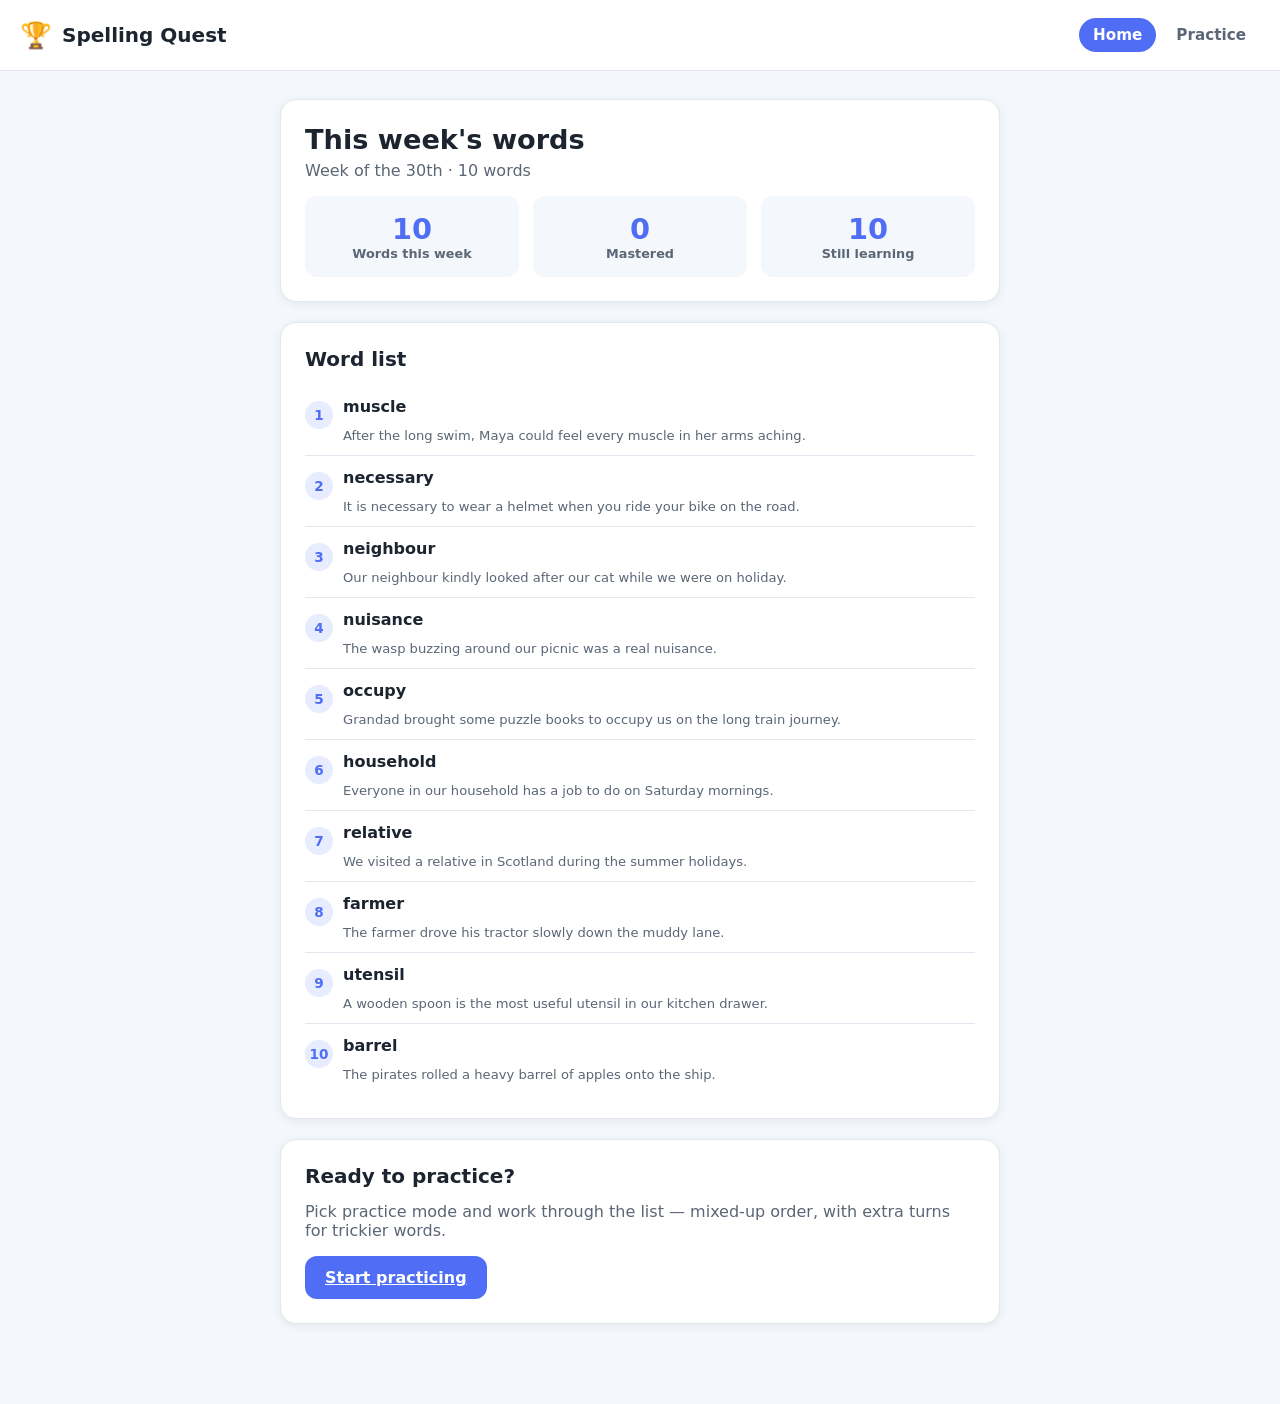
<file: index.html>
<!doctype html>
<html lang="en">
<head>
  <meta charset="utf-8" />
  <meta name="viewport" content="width=device-width, initial-scale=1" />
  <title>Spelling Quest</title>
  <link rel="stylesheet" href="assets/style.css" />
  <link rel="manifest" href="manifest.json" />
  <link rel="icon" href="assets/icons/icon-192.png" />
  <link rel="apple-touch-icon" href="assets/icons/apple-touch-icon.png" />
  <meta name="theme-color" content="#4f6df5" />
  <meta name="mobile-web-app-capable" content="yes" />
  <meta name="apple-mobile-web-app-capable" content="yes" />
  <meta name="apple-mobile-web-app-status-bar-style" content="default" />
  <meta name="apple-mobile-web-app-title" content="Spelling Quest" />
</head>
<body>
  <header class="app-header">
    <a class="brand" href="index.html"><span class="logo">🏆</span> Spelling Quest</a>
    <nav class="tabs">
      <a href="index.html">Home</a>
      <a href="practice.html">Practice</a>
    </nav>
  </header>

  <main>
    <div class="card">
      <h1 id="greeting">This week's words</h1>
      <p class="sub" id="week-label">No word list yet.</p>

      <div class="stat-grid" id="stats"></div>
    </div>

    <div class="card" id="word-preview-card">
      <h2>Word list</h2>
      <div id="word-preview"></div>
    </div>

    <div class="card">
      <h2>Ready to practice?</h2>
      <p class="sub">Pick practice mode and work through the list &mdash; mixed-up order, with extra turns for trickier words.</p>
      <div class="btn-row">
        <a class="btn" href="practice.html">Start practicing</a>
      </div>
    </div>
  </main>

  <script src="assets/app.js"></script>
  <script>
    (async function init() {
      let list = Store.getList();

      // Always check for a fresher published copy (e.g. a new /add-words run).
      const remote = await GitHub.loadLatest();
      if (remote && (!list || new Date(remote.updatedAt) > new Date(list.updatedAt || 0))) {
        list = remote;
        Store.setList(list);
      }

      const words = list?.words || [];
      document.getElementById("week-label").textContent = list
        ? `${list.label || "Current list"} · ${words.length} word${words.length === 1 ? "" : "s"}`
        : "No words yet — add some on the “This Week's Words” page.";

      const progress = Store.getProgress();
      const masteredCount = words.filter((w) => progress[w.id]?.mastered).length;
      const statsEl = document.getElementById("stats");
      if (words.length) {
        statsEl.innerHTML = `
          <div class="stat"><div class="value">${words.length}</div><div class="label">Words this week</div></div>
          <div class="stat"><div class="value">${masteredCount}</div><div class="label">Mastered</div></div>
          <div class="stat"><div class="value">${words.length - masteredCount}</div><div class="label">Still learning</div></div>
        `;
      } else {
        statsEl.innerHTML = "";
      }

      const previewEl = document.getElementById("word-preview");
      if (!words.length) {
        previewEl.innerHTML = `<div class="empty-state"><div class="icon">✏️</div><p>No spelling words added yet.</p></div>`;
      } else {
        previewEl.innerHTML = words
          .map((w, i) => {
            const mastered = progress[w.id]?.mastered;
            return `<div class="word-row">
              <div class="num">${i + 1}</div>
              <div class="fields">
                <strong>${escapeHtml(w.word)}</strong>
                ${w.sentence ? `<span class="help-text">${escapeHtml(w.sentence)}</span>` : ""}
              </div>
              ${mastered ? '<span class="pill">Mastered</span>' : ""}
            </div>`;
          })
          .join("");
      }
    })();

    function escapeHtml(str) {
      return String(str).replace(/[&<>"']/g, (c) => ({ "&": "&amp;", "<": "&lt;", ">": "&gt;", '"': "&quot;", "'": "&#39;" }[c]));
    }
  </script>
</body>
</html>
</file>
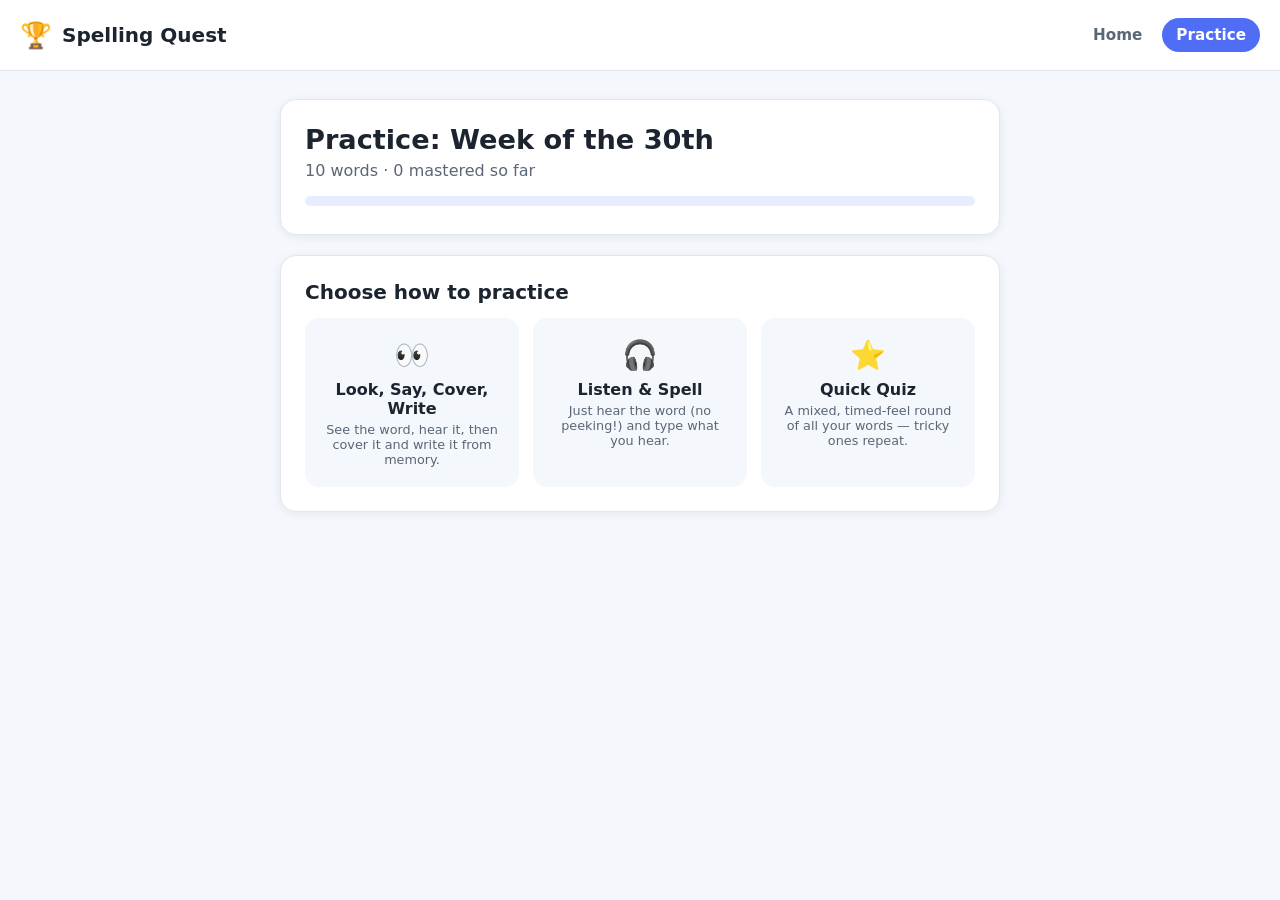
<file: practice.html>
<!doctype html>
<html lang="en">
<head>
  <meta charset="utf-8" />
  <meta name="viewport" content="width=device-width, initial-scale=1" />
  <title>Spelling Quest &mdash; Practice</title>
  <link rel="stylesheet" href="assets/style.css" />
  <link rel="manifest" href="manifest.json" />
  <link rel="icon" href="assets/icons/icon-192.png" />
  <link rel="apple-touch-icon" href="assets/icons/apple-touch-icon.png" />
  <meta name="theme-color" content="#4f6df5" />
  <meta name="mobile-web-app-capable" content="yes" />
  <meta name="apple-mobile-web-app-capable" content="yes" />
  <meta name="apple-mobile-web-app-status-bar-style" content="default" />
  <meta name="apple-mobile-web-app-title" content="Spelling Quest" />
</head>
<body>
  <header class="app-header">
    <a class="brand" href="index.html"><span class="logo">🏆</span> Spelling Quest</a>
    <nav class="tabs">
      <a href="index.html">Home</a>
      <a href="practice.html">Practice</a>
    </nav>
  </header>

  <main id="main">
    <!-- content is rendered by practice.js -->
  </main>

  <script src="assets/app.js"></script>
  <script src="assets/practice.js"></script>
</body>
</html>
</file>
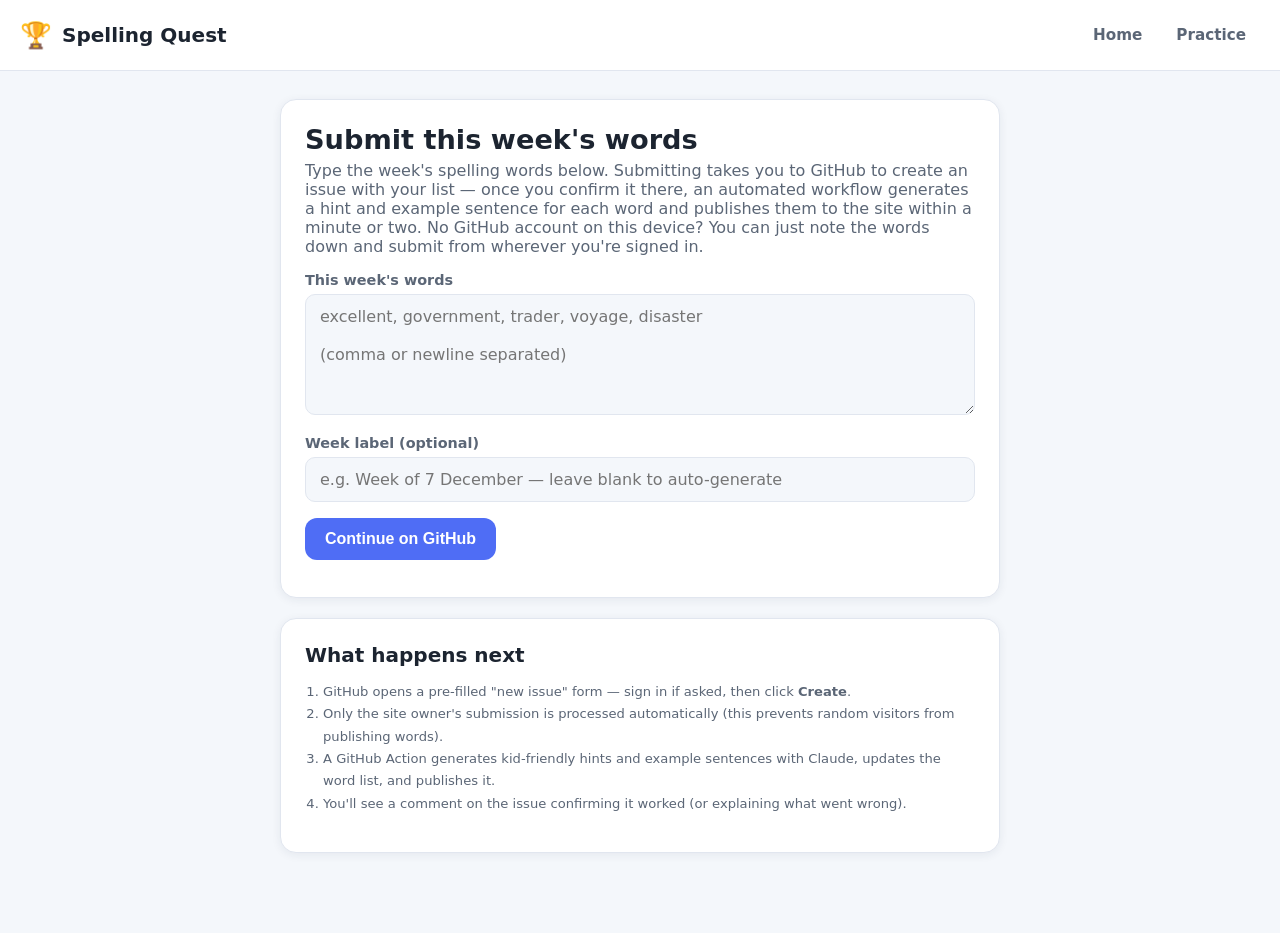
<file: submit.html>
<!doctype html>
<html lang="en">
<head>
  <meta charset="utf-8" />
  <meta name="viewport" content="width=device-width, initial-scale=1" />
  <title>Spelling Quest &mdash; Submit Words</title>
  <link rel="stylesheet" href="assets/style.css" />
  <link rel="icon" href="assets/icons/icon-192.png" />
  <meta name="theme-color" content="#4f6df5" />
</head>
<body>
  <header class="app-header">
    <a class="brand" href="index.html"><span class="logo">🏆</span> Spelling Quest</a>
    <nav class="tabs">
      <a href="index.html">Home</a>
      <a href="practice.html">Practice</a>
    </nav>
  </header>

  <main>
    <div class="card">
      <h1>Submit this week's words</h1>
      <p class="sub">
        Type the week's spelling words below. Submitting takes you to GitHub to create an
        issue with your list &mdash; once you confirm it there, an automated workflow generates
        a hint and example sentence for each word and publishes them to the site within a
        minute or two. No GitHub account on this device? You can just note the words down and
        submit from wherever you're signed in.
      </p>

      <div class="field">
        <label for="words">This week's words</label>
        <textarea id="words" rows="5" placeholder="excellent, government, trader, voyage, disaster&#10;&#10;(comma or newline separated)"></textarea>
      </div>

      <div class="field">
        <label for="label">Week label (optional)</label>
        <input type="text" id="label" placeholder="e.g. Week of 7 December &mdash; leave blank to auto-generate" />
      </div>

      <div class="btn-row">
        <button class="btn" id="submit-btn">Continue on GitHub</button>
      </div>
      <p class="help-text" id="status"></p>
    </div>

    <div class="card">
      <h2>What happens next</h2>
      <ol class="help-text" style="padding-left: 18px; line-height: 1.7;">
        <li>GitHub opens a pre-filled "new issue" form &mdash; sign in if asked, then click <strong>Create</strong>.</li>
        <li>Only the site owner's submission is processed automatically (this prevents random visitors from publishing words).</li>
        <li>A GitHub Action generates kid-friendly hints and example sentences with Claude, updates the word list, and publishes it.</li>
        <li>You'll see a comment on the issue confirming it worked (or explaining what went wrong).</li>
      </ol>
    </div>
  </main>

  <script>
    const REPO = "dapimp18/spelling-quest";

    document.getElementById("submit-btn").addEventListener("click", () => {
      const words = document.getElementById("words").value.trim();
      const label = document.getElementById("label").value.trim();
      const status = document.getElementById("status");

      if (!words) {
        status.textContent = "Please enter at least one word.";
        return;
      }

      const title = `[spelling-words] ${label || "New words"}`;
      const body = [
        `Words: ${words}`,
        `Label: ${label}`,
        "",
        "(Submitted via the Spelling Quest words form.)",
      ].join("\n");

      const url = `https://github.com/${REPO}/issues/new?${new URLSearchParams({ title, body }).toString()}`;
      status.textContent = "Opening GitHub…";
      window.location.href = url;
    });
  </script>
</body>
</html>
</file>
<file: assets/style.css>
:root {
  --bg: #f4f7fb;
  --surface: #ffffff;
  --text: #1c2430;
  --text-dim: #5b6676;
  --primary: #4f6df5;
  --primary-dim: #e8ecff;
  --good: #1e9e63;
  --good-bg: #e3f8ec;
  --bad: #e0453f;
  --bad-bg: #fde9e8;
  --border: #e1e6ef;
  --radius: 16px;
  --shadow: 0 2px 10px rgba(30, 40, 70, 0.07);
}

@media (prefers-color-scheme: dark) {
  :root {
    --bg: #161a23;
    --surface: #1f2430;
    --text: #eef1f8;
    --text-dim: #9aa4b8;
    --primary: #7b93ff;
    --primary-dim: #2a2f45;
    --good: #4fd394;
    --good-bg: #163828;
    --bad: #ff7b74;
    --bad-bg: #3a2222;
    --border: #2b3242;
    --shadow: 0 2px 14px rgba(0, 0, 0, 0.35);
  }
}

* { box-sizing: border-box; }

html, body {
  margin: 0;
  padding: 0;
  background: var(--bg);
  color: var(--text);
  font-family: "Avenir Next", "Segoe UI", system-ui, -apple-system, sans-serif;
  -webkit-font-smoothing: antialiased;
}

body {
  min-height: 100vh;
  display: flex;
  flex-direction: column;
}

a { color: var(--primary); }

.app-header {
  padding: 18px 20px;
  display: flex;
  align-items: center;
  justify-content: space-between;
  gap: 12px;
  border-bottom: 1px solid var(--border);
  background: var(--surface);
}

.brand {
  display: flex;
  align-items: center;
  gap: 10px;
  font-weight: 800;
  font-size: 1.25rem;
  text-decoration: none;
  color: var(--text);
}

.brand .logo {
  font-size: 1.6rem;
}

nav.tabs {
  display: flex;
  gap: 6px;
}

nav.tabs a {
  text-decoration: none;
  color: var(--text-dim);
  padding: 8px 14px;
  border-radius: 999px;
  font-weight: 600;
  font-size: 0.95rem;
  transition: background 0.15s, color 0.15s;
}

nav.tabs a:hover { background: var(--primary-dim); }
nav.tabs a.active { background: var(--primary); color: white; }

main {
  flex: 1;
  width: 100%;
  max-width: 760px;
  margin: 0 auto;
  padding: 28px 20px 60px;
}

.card {
  background: var(--surface);
  border: 1px solid var(--border);
  border-radius: var(--radius);
  box-shadow: var(--shadow);
  padding: 24px;
  margin-bottom: 20px;
}

h1 { font-size: 1.7rem; margin: 0 0 6px; }
h2 { font-size: 1.25rem; margin: 0 0 14px; }
p.sub { color: var(--text-dim); margin-top: 0; }

.btn {
  display: inline-flex;
  align-items: center;
  justify-content: center;
  gap: 8px;
  border: none;
  border-radius: 12px;
  padding: 12px 20px;
  font-size: 1rem;
  font-weight: 700;
  cursor: pointer;
  background: var(--primary);
  color: white;
  transition: transform 0.1s, filter 0.15s;
}
.btn:hover { filter: brightness(1.08); }
.btn:active { transform: scale(0.97); }
.btn.secondary {
  background: var(--primary-dim);
  color: var(--primary);
}
.btn.ghost {
  background: transparent;
  color: var(--text-dim);
  border: 1px solid var(--border);
}
.btn.danger { background: var(--bad); }
.btn:disabled { opacity: 0.5; cursor: not-allowed; }
.btn-row { display: flex; gap: 10px; flex-wrap: wrap; }

input[type="text"], input[type="password"], textarea, select {
  width: 100%;
  padding: 12px 14px;
  border-radius: 10px;
  border: 1px solid var(--border);
  background: var(--bg);
  color: var(--text);
  font-size: 1rem;
  font-family: inherit;
}
input:focus, textarea:focus, select:focus {
  outline: 2px solid var(--primary);
  outline-offset: 1px;
}

label { font-weight: 600; font-size: 0.9rem; color: var(--text-dim); display: block; margin-bottom: 6px; }
.field { margin-bottom: 16px; }

.word-row {
  display: flex;
  gap: 10px;
  align-items: flex-start;
  padding: 12px 0;
  border-bottom: 1px solid var(--border);
}
.word-row:last-child { border-bottom: none; }
.word-row .num {
  width: 28px;
  height: 28px;
  border-radius: 50%;
  background: var(--primary-dim);
  color: var(--primary);
  display: flex;
  align-items: center;
  justify-content: center;
  font-weight: 700;
  font-size: 0.85rem;
  flex-shrink: 0;
  margin-top: 4px;
}
.word-row .fields { flex: 1; display: flex; flex-direction: column; gap: 8px; }
.word-row .remove {
  background: none;
  border: none;
  color: var(--bad);
  font-size: 1.3rem;
  cursor: pointer;
  padding: 4px 8px;
}

.pill {
  display: inline-block;
  padding: 4px 12px;
  border-radius: 999px;
  background: var(--primary-dim);
  color: var(--primary);
  font-weight: 700;
  font-size: 0.8rem;
}

.stat-grid {
  display: grid;
  grid-template-columns: repeat(auto-fit, minmax(120px, 1fr));
  gap: 14px;
}
.stat {
  background: var(--bg);
  border-radius: 12px;
  padding: 16px;
  text-align: center;
}
.stat .value { font-size: 1.8rem; font-weight: 800; color: var(--primary); }
.stat .label { font-size: 0.8rem; color: var(--text-dim); font-weight: 600; }

.big-word {
  font-size: 2.6rem;
  font-weight: 800;
  text-align: center;
  letter-spacing: 1px;
  margin: 10px 0;
}

.speak-btn {
  width: 56px;
  height: 56px;
  border-radius: 50%;
  border: none;
  background: var(--primary);
  color: white;
  font-size: 1.5rem;
  cursor: pointer;
  display: flex;
  align-items: center;
  justify-content: center;
  margin: 0 auto 14px;
  box-shadow: var(--shadow);
}
.speak-btn:hover { filter: brightness(1.08); }

.feedback-banner {
  border-radius: 12px;
  padding: 14px 16px;
  font-weight: 700;
  text-align: center;
  margin-bottom: 16px;
}
.feedback-banner.good { background: var(--good-bg); color: var(--good); }
.feedback-banner.bad { background: var(--bad-bg); color: var(--bad); }

.diff-letter {
  display: inline-block;
  padding: 2px 4px;
  border-radius: 4px;
  font-family: "SF Mono", Menlo, monospace;
  font-size: 1.4rem;
}
.diff-letter.ok { color: var(--good); }
.diff-letter.wrong { background: var(--bad-bg); color: var(--bad); }
.diff-letter.missing { background: var(--bad-bg); color: var(--bad); text-decoration: underline; }

.progress-bar-track {
  height: 10px;
  border-radius: 999px;
  background: var(--primary-dim);
  overflow: hidden;
  margin: 10px 0 4px;
}
.progress-bar-fill {
  height: 100%;
  background: var(--primary);
  transition: width 0.3s ease;
}

.empty-state {
  text-align: center;
  padding: 40px 20px;
  color: var(--text-dim);
}
.empty-state .icon { font-size: 2.4rem; margin-bottom: 10px; }

.toast {
  position: fixed;
  bottom: 24px;
  left: 50%;
  transform: translateX(-50%);
  background: var(--text);
  color: var(--bg);
  padding: 12px 20px;
  border-radius: 10px;
  font-weight: 600;
  box-shadow: var(--shadow);
  z-index: 50;
  opacity: 0;
  pointer-events: none;
  transition: opacity 0.25s, transform 0.25s;
}
.toast.show { opacity: 1; transform: translateX(-50%) translateY(0); }

.mode-grid {
  display: grid;
  grid-template-columns: repeat(auto-fit, minmax(150px, 1fr));
  gap: 14px;
}
.mode-card {
  background: var(--bg);
  border: 2px solid transparent;
  border-radius: 14px;
  padding: 18px;
  text-align: center;
  cursor: pointer;
  transition: border-color 0.15s, transform 0.1s;
}
.mode-card:hover { border-color: var(--primary); transform: translateY(-2px); }
.mode-card .icon { font-size: 1.8rem; margin-bottom: 8px; }
.mode-card .title { font-weight: 700; margin-bottom: 4px; }
.mode-card .desc { font-size: 0.8rem; color: var(--text-dim); }

details.settings summary {
  cursor: pointer;
  font-weight: 700;
  color: var(--text-dim);
  padding: 4px 0;
}

.help-text { font-size: 0.82rem; color: var(--text-dim); margin-top: 4px; }

@media (max-width: 480px) {
  .big-word { font-size: 1.9rem; }
  main { padding: 20px 14px 50px; }
  .app-header { flex-wrap: wrap; }
}
</file>
